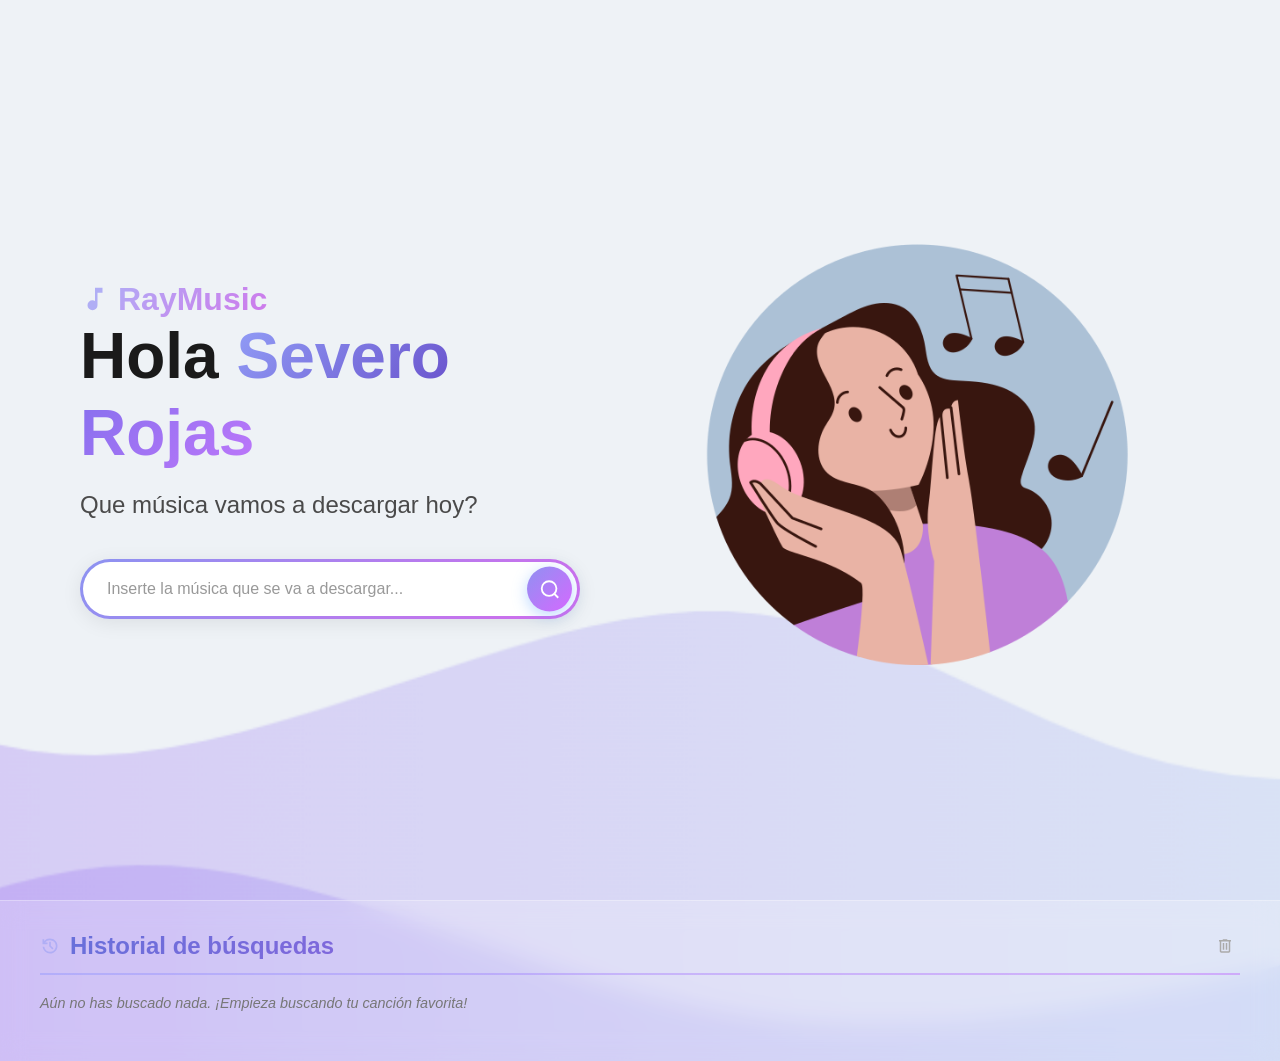
<file: index.html>
<!DOCTYPE html>
<html lang="es">
<head>
    <meta charset="UTF-8">
    <meta name="viewport" content="width=device-width, initial-scale=1.0">
    <title>Descargador de Música - Severo Rojas</title>
    <link rel="stylesheet" href="styles.css">
    <link rel="icon" href="imagenes/reproductor-de-musica.png" type="image/x-icon">
</head>
<body>
    <div class="container">
        <div class="content">
            <h1 class="titulopagins"><svg xmlns="http://www.w3.org/2000/svg" height="24px" viewBox="0 -960 960 960" width="24px" fill="#B0AEF5"><path d="M287-167q-47-47-47-113t47-113q47-47 113-47 23 0 42.5 5.5T480-418v-422h240v160H560v400q0 66-47 113t-113 47q-66 0-113-47Z"/></svg>RayMusic</h1>
            <h1 class="title">
                Hola <span class="name-blue">Severo</span> <span class="name-purple">Rojas</span>
            </h1>
            
            <p class="subtitle">Que música vamos a descargar hoy?</p>
            
            <div class="search-container">
                <input 
                    type="text" 
                    class="search-input" 
                    placeholder="Inserte la música que se va a descargar..."
                    id="searchInput"
                    autocomplete="off"
                >
                <button class="search-button" id="searchButton">
                    <svg class="search-icon" viewBox="0 0 24 24" fill="none" stroke="currentColor" stroke-width="2">
                        <circle cx="11" cy="11" r="8"></circle>
                        <path d="m21 21-4.35-4.35"></path>
                    </svg>
                </button>
            </div>
        </div>
        <div class="foto"></div>
    </div>
    
    <!-- Modal de resultados -->
    <div id="resultsModal" class="modal">
        <div class="modal-content">
            <div class="modal-header">
                <h2>Resultados de búsqueda</h2>
                <button id="closeModal" class="close-btn">&times;</button>
            </div>
            <div id="modalResults" class="modal-results"></div>
        </div>
    </div>
    
    <!-- Historial de búsquedas -->
    <div class="historial-wrapper">
        <div class="historial-header">
            <svg xmlns="http://www.w3.org/2000/svg" height="20px" viewBox="0 -960 960 960" width="20px" fill="#B0AEF5"><path d="M480-120q-138 0-240.5-91.5T122-440h82q14 104 92.5 172T480-200q117 0 198.5-81.5T760-480q0-117-81.5-198.5T480-760q-69 0-129 30t-101 80h110v80H120v-240h80v94q51-64 124.5-99T480-840q75 0 140.5 28.5t114 77q48.5 48.5 77 114T840-480q0 75-28.5 140.5t-77 114q-48.5 48.5-114 77T480-120Zm112-192L440-464v-216h80v184l128 128-56 56Z"/></svg>
            <span>Historial de búsquedas</span>
            <button id="clearHistory" title="Limpiar historial">
                <svg xmlns="http://www.w3.org/2000/svg" height="18px" viewBox="0 -960 960 960" width="18px" fill="currentColor"><path d="M280-120q-33 0-56.5-23.5T200-200v-520h-40v-80h200v-40h240v40h200v80h-40v520q0 33-23.5 56.5T680-120H280Zm400-600H280v520h400v-520ZM360-280h80v-360h-80v360Zm160 0h80v-360h-80v360ZM280-720v520-520Z"/></svg>
            </button>
        </div>
        <div id="historialLista" class="historial-lista">
            <p class="historial-vacio">Aún no has buscado nada. ¡Empieza buscando tu canción favorita!</p>
        </div>
    </div>

    <!-- Cargar configuración y aplicación -->
    <script src="config.js"></script>
    <script src="app.js"></script>
</body>
</html>
</file>
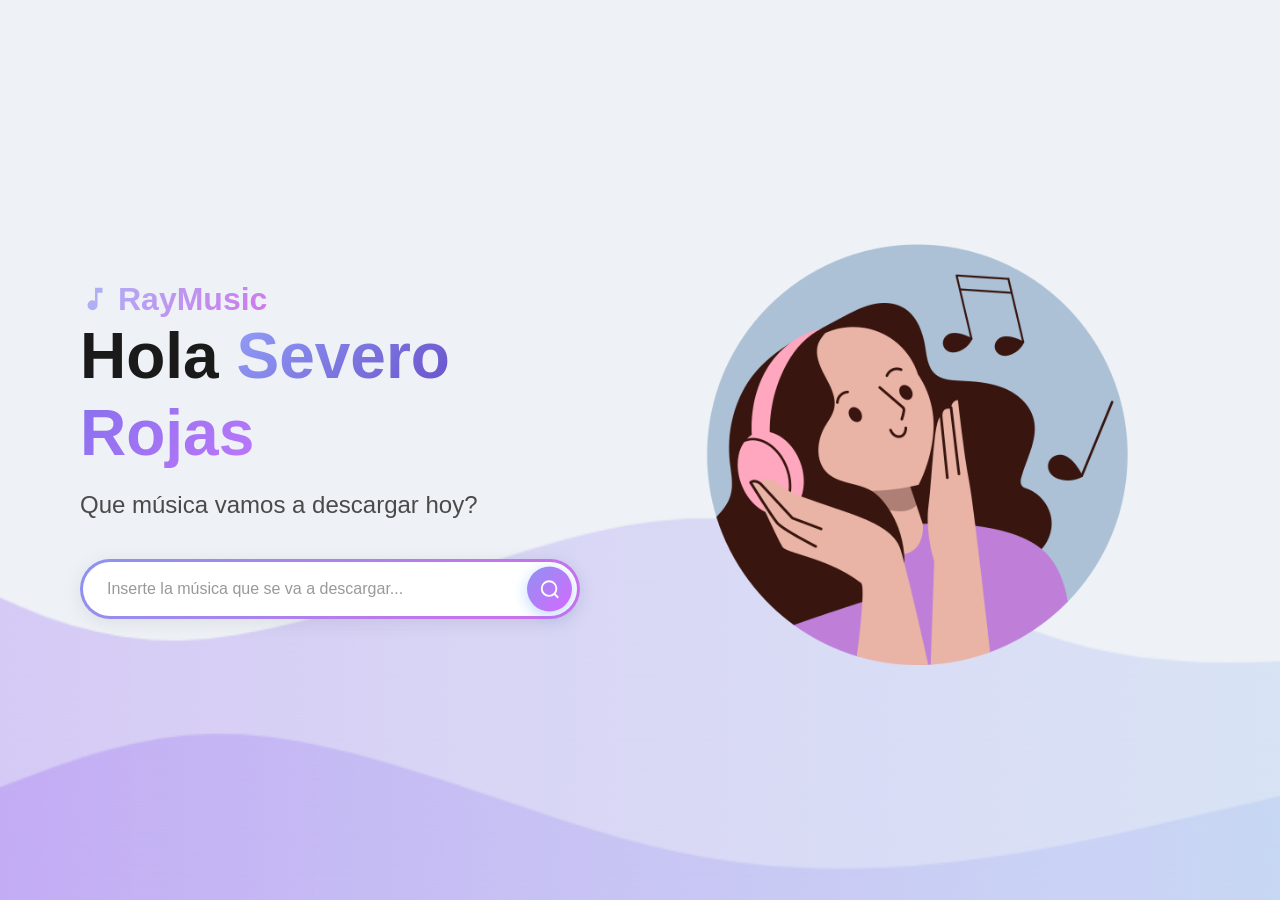
<file: papi/index.html>
<!DOCTYPE html>
<html lang="es">
<head>
    <meta charset="UTF-8">
    <meta name="viewport" content="width=device-width, initial-scale=1.0">
    <title>Descargador de Música - Severo Rojas</title>
    <link rel="stylesheet" href="styles.css">
    <link rel="icon" href="imagenes/reproductor-de-musica.png" type="image/x-icon">
</head>
<body>
    <div class="container">
        <div class="content">
            <h1 class="titulopagins"><svg xmlns="http://www.w3.org/2000/svg" height="24px" viewBox="0 -960 960 960" width="24px" fill="#B0AEF5"><path d="M287-167q-47-47-47-113t47-113q47-47 113-47 23 0 42.5 5.5T480-418v-422h240v160H560v400q0 66-47 113t-113 47q-66 0-113-47Z"/></svg>RayMusic</h1>
            <h1 class="title">
                Hola <span class="name-blue">Severo</span> <span class="name-purple">Rojas</span>
            </h1>
            
            <p class="subtitle">Que música vamos a descargar hoy?</p>
            
            <div class="search-container">
                <input 
                    type="text" 
                    class="search-input" 
                    placeholder="Inserte la música que se va a descargar..."
                    id="searchInput"
                    autocomplete="off"
                >
                <button class="search-button" id="searchButton">
                    <svg class="search-icon" viewBox="0 0 24 24" fill="none" stroke="currentColor" stroke-width="2">
                        <circle cx="11" cy="11" r="8"></circle>
                        <path d="m21 21-4.35-4.35"></path>
                    </svg>
                </button>
            </div>
        </div>
        <div class="foto"></div>
    </div>
    
    <!-- Modal de resultados -->
    <div id="resultsModal" class="modal">
        <div class="modal-content">
            <div class="modal-header">
                <h2>Resultados de búsqueda</h2>
                <button id="closeModal" class="close-btn">&times;</button>
            </div>
            <div id="modalResults" class="modal-results"></div>
        </div>
    </div>
    
    <!-- Cargar configuración y aplicación -->
    <script src="config.js"></script>
    <script src="app.js"></script>
</body>
</html>
</file>
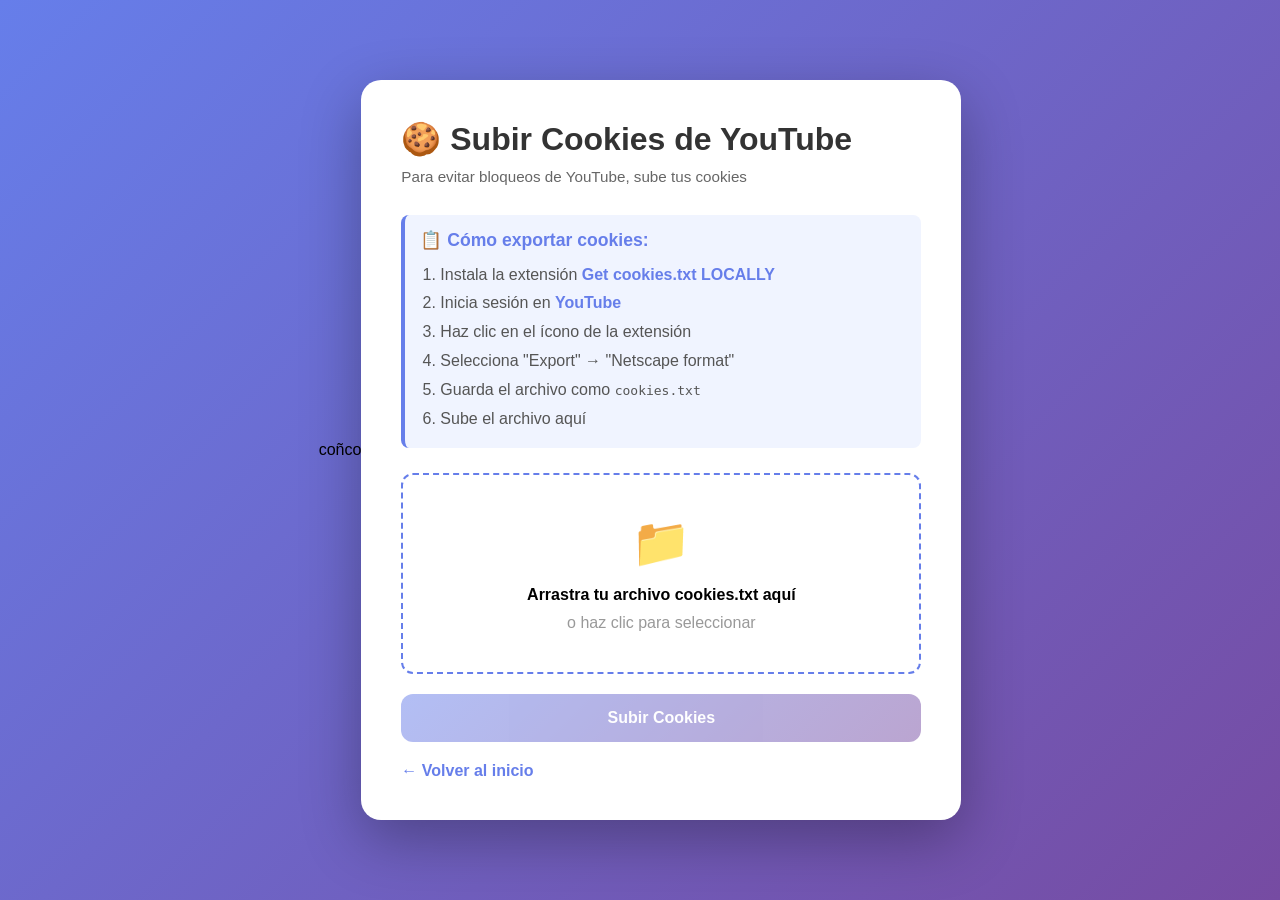
<file: cookies.html>
coñco<!DOCTYPE html>
<html lang="es">
<head>
    <meta charset="UTF-8">
    <meta name="viewport" content="width=device-width, initial-scale=1.0">
    <title>Subir Cookies - RayMusic</title>
    <style>
        * {
            margin: 0;
            padding: 0;
            box-sizing: border-box;
        }

        body {
            font-family: 'Segoe UI', Tahoma, Geneva, Verdana, sans-serif;
            background: linear-gradient(135deg, #667eea 0%, #764ba2 100%);
            min-height: 100vh;
            display: flex;
            align-items: center;
            justify-content: center;
            padding: 20px;
        }

        .container {
            background: white;
            border-radius: 20px;
            padding: 40px;
            max-width: 600px;
            width: 100%;
            box-shadow: 0 20px 60px rgba(0,0,0,0.3);
        }

        h1 {
            color: #333;
            margin-bottom: 10px;
            font-size: 2rem;
        }

        .subtitle {
            color: #666;
            margin-bottom: 30px;
            font-size: 0.95rem;
        }

        .info-box {
            background: #f0f4ff;
            border-left: 4px solid #667eea;
            padding: 15px;
            margin-bottom: 25px;
            border-radius: 8px;
        }

        .info-box h3 {
            color: #667eea;
            margin-bottom: 10px;
            font-size: 1.1rem;
        }

        .info-box ol {
            margin-left: 20px;
            color: #555;
            line-height: 1.8;
        }

        .info-box a {
            color: #667eea;
            text-decoration: none;
            font-weight: 600;
        }

        .info-box a:hover {
            text-decoration: underline;
        }

        .upload-area {
            border: 2px dashed #667eea;
            border-radius: 12px;
            padding: 40px;
            text-align: center;
            margin-bottom: 20px;
            cursor: pointer;
            transition: all 0.3s ease;
        }

        .upload-area:hover {
            background: #f8f9ff;
            border-color: #764ba2;
        }

        .upload-area.dragover {
            background: #f0f4ff;
            border-color: #764ba2;
        }

        .upload-icon {
            font-size: 3rem;
            margin-bottom: 15px;
        }

        input[type="file"] {
            display: none;
        }

        .btn {
            background: linear-gradient(135deg, #667eea, #764ba2);
            color: white;
            border: none;
            padding: 15px 40px;
            border-radius: 12px;
            font-size: 1rem;
            font-weight: 600;
            cursor: pointer;
            width: 100%;
            transition: transform 0.2s ease;
        }

        .btn:hover {
            transform: translateY(-2px);
        }

        .btn:disabled {
            opacity: 0.5;
            cursor: not-allowed;
        }

        .message {
            margin-top: 20px;
            padding: 15px;
            border-radius: 8px;
            text-align: center;
            display: none;
        }

        .message.success {
            background: #d4edda;
            color: #155724;
            border: 1px solid #c3e6cb;
        }

        .message.error {
            background: #f8d7da;
            color: #721c24;
            border: 1px solid #f5c6cb;
        }

        .back-link {
            display: inline-block;
            margin-top: 20px;
            color: #667eea;
            text-decoration: none;
            font-weight: 600;
        }

        .back-link:hover {
            text-decoration: underline;
        }
    </style>
</head>
<body>
    <div class="container">
        <h1>🍪 Subir Cookies de YouTube</h1>
        <p class="subtitle">Para evitar bloqueos de YouTube, sube tus cookies</p>

        <div class="info-box">
            <h3>📋 Cómo exportar cookies:</h3>
            <ol>
                <li>Instala la extensión <a href="https://chrome.google.com/webstore/detail/get-cookiestxt-locally/cclelndahbckbenkjhflpdbgdldlbecc" target="_blank">Get cookies.txt LOCALLY</a></li>
                <li>Inicia sesión en <a href="https://youtube.com" target="_blank">YouTube</a></li>
                <li>Haz clic en el ícono de la extensión</li>
                <li>Selecciona "Export" → "Netscape format"</li>
                <li>Guarda el archivo como <code>cookies.txt</code></li>
                <li>Sube el archivo aquí</li>
            </ol>
        </div>

        <div class="upload-area" id="uploadArea">
            <div class="upload-icon">📁</div>
            <p><strong>Arrastra tu archivo cookies.txt aquí</strong></p>
            <p style="color: #999; margin-top: 10px;">o haz clic para seleccionar</p>
            <input type="file" id="fileInput" accept=".txt">
        </div>

        <button class="btn" id="uploadBtn" disabled>Subir Cookies</button>

        <div class="message" id="message"></div>

        <a href="/" class="back-link">← Volver al inicio</a>
    </div>

    <script>
        const uploadArea = document.getElementById('uploadArea');
        const fileInput = document.getElementById('fileInput');
        const uploadBtn = document.getElementById('uploadBtn');
        const message = document.getElementById('message');
        let selectedFile = null;

        // Click en área de subida
        uploadArea.addEventListener('click', () => {
            fileInput.click();
        });

        // Selección de archivo
        fileInput.addEventListener('change', (e) => {
            selectedFile = e.target.files[0];
            if (selectedFile) {
                uploadArea.innerHTML = `
                    <div class="upload-icon">✅</div>
                    <p><strong>${selectedFile.name}</strong></p>
                    <p style="color: #999; margin-top: 10px;">${(selectedFile.size / 1024).toFixed(2)} KB</p>
                `;
                uploadBtn.disabled = false;
            }
        });

        // Drag and drop
        uploadArea.addEventListener('dragover', (e) => {
            e.preventDefault();
            uploadArea.classList.add('dragover');
        });

        uploadArea.addEventListener('dragleave', () => {
            uploadArea.classList.remove('dragover');
        });

        uploadArea.addEventListener('drop', (e) => {
            e.preventDefault();
            uploadArea.classList.remove('dragover');
            
            selectedFile = e.dataTransfer.files[0];
            if (selectedFile) {
                uploadArea.innerHTML = `
                    <div class="upload-icon">✅</div>
                    <p><strong>${selectedFile.name}</strong></p>
                    <p style="color: #999; margin-top: 10px;">${(selectedFile.size / 1024).toFixed(2)} KB</p>
                `;
                uploadBtn.disabled = false;
            }
        });

        // Subir archivo
        uploadBtn.addEventListener('click', async () => {
            if (!selectedFile) return;

            uploadBtn.disabled = true;
            uploadBtn.textContent = 'Subiendo...';

            const formData = new FormData();
            formData.append('cookies', selectedFile);

            try {
                const response = await fetch('/upload_cookies', {
                    method: 'POST',
                    body: formData
                });

                const data = await response.json();

                if (response.ok) {
                    message.className = 'message success';
                    message.textContent = '✅ ' + data.message + ' - Ya puedes descargar música sin bloqueos';
                    message.style.display = 'block';
                    
                    setTimeout(() => {
                        window.location.href = '/';
                    }, 2000);
                } else {
                    throw new Error(data.error);
                }
            } catch (error) {
                message.className = 'message error';
                message.textContent = '❌ Error: ' + error.message;
                message.style.display = 'block';
                uploadBtn.disabled = false;
                uploadBtn.textContent = 'Subir Cookies';
            }
        });
    </script>
</body>
</html>
</file>
<file: styles.css>
* {
    margin: 0;
    padding: 0;
    box-sizing: border-box;
}

body {
    font-family: -apple-system, BlinkMacSystemFont, 'Segoe UI', Roboto, 'Helvetica Neue', Arial, sans-serif;
    background-image: url(imagenes/Hola\ Severo\ Rojas.png);
    background-size: cover;
    background-position: center center;
    background-repeat: no-repeat;
    min-height: 100vh;
    width: 100%;
    display: flex;
    flex-direction: column;
    align-items: center;
    justify-content: flex-start;
    overflow-x: hidden;
    overflow-y: auto;
    position: relative;
}

/* Asegurar que el fondo cubra todo en móviles */
@media (max-width: 768px) {
    body {
        background-attachment: scroll;
        background-size: cover;
        min-height: 100vh;
    }
}
.titulopagins{
     background: linear-gradient(135deg, #adb5f7, #ff1fda);
    -webkit-background-clip: text; /* Recorta el fondo a la forma de las letras */
    -webkit-text-fill-color: transparent; /* Hace el texto transparente para que se vea el fondo */
    background-clip: text; /* Estándar moderno */
    display: flex;
    gap: 8px;
    align-items: center;
}
.titulopagins svg{
   height: 30px;
   width: 30px;
}
.container {
    width: 100%;
    max-width: 1400px;
    padding: 40px;
    display: grid;
    grid-template-columns: 1fr 1fr;
    gap: 100px;
    align-items: center;
    position: relative;
    z-index: 2;
    min-height: 100vh;
    flex-shrink: 0;
}

.content {
    padding-left: 40px;
}
.foto{
    height: 440px;
    width: 450px;
  background-image: url(imagenes/musica.png);
  background-size: cover;
  background-repeat: no-repeat;
}
.title {
    font-size: 4rem;
    font-weight: 800;
    color: #1a1a1a;
    margin-bottom: 20px;
    line-height: 1.2;
}

.name-blue {
    background: linear-gradient(135deg, #929ef7, #6952cc);
    -webkit-background-clip: text; /* Recorta el fondo a la forma de las letras */
    -webkit-text-fill-color: transparent; /* Hace el texto transparente para que se vea el fondo */
    background-clip: text; /* Estándar moderno */
}
.name-purple {
     background: linear-gradient(135deg, #8770ee, #BD77FA);
    -webkit-background-clip: text; /* Recorta el fondo a la forma de las letras */
    -webkit-text-fill-color: transparent; /* Hace el texto transparente para que se vea el fondo */
    background-clip: text; /* Estándar moderno */
}

.subtitle {
    font-size: 1.5rem;
    color: #4a4a4a;
    margin-bottom: 40px;
    font-weight: 400;
}

.search-container {
    position: relative;
    width: 100%;
    max-width: 500px;
}

.search-input {
    width: 100%;
    padding: 18px 60px 18px 24px;
    font-size: 1rem;
    border: 3px solid transparent;
    border-radius: 50px;
    outline: none;
    background: white;
    color: #333;
    transition: all 0.3s ease;
    box-shadow: 0 4px 20px rgba(0, 0, 0, 0.08);
    background: linear-gradient(white, white) padding-box,
                linear-gradient(135deg, #8C93F1, #d26cec) border-box;
}

.search-input:focus {
    box-shadow: 0 8px 30px rgba(91, 159, 255, 0.3);
    transform: translateY(-2px);
}

.search-input::placeholder {
    color: #999;
}

.search-button {
    position: absolute;
    right: 8px;
    top: 50%;
    transform: translateY(-50%);
    width: 45px;
    height: 45px;
    border: none;
    border-radius: 50%;
    background: linear-gradient(135deg, #9091F1, #b700ff96);
    cursor: pointer;
    display: flex;
    align-items: center;
    justify-content: center;
    transition: all 0.3s ease;
    box-shadow: 0 4px 15px rgba(91, 159, 255, 0.4);
}

.search-button:hover {
    transform: translateY(-50%) scale(1.05);
    box-shadow: 0 6px 20px rgba(91, 159, 255, 0.5);
}

.search-button:active {
    transform: translateY(-50%) scale(0.95);
}

.search-icon {
    width: 22px;
    height: 22px;
    color: white;
}

.video-container {
    display: flex;
    flex-direction: column;
    align-items: center;
    justify-content: center;
    gap: 30px;
}

.video-placeholder {
    width: 100%;
    max-width: 450px;
    aspect-ratio: 1;
    background-image: url(imagenes/musica.png);
    background-size: cover;
    border-radius: 20px;
    display: flex;
    align-items: center;
    justify-content: center;
    transition: all 0.3s ease;
    position: relative;
    overflow: hidden;
}

#videoPlayer {
    width: 100%;
    height: 100%;
    border-radius: 20px;
}

#videoPlayer iframe {
    width: 100%;
    height: 100%;
}

/* Botón de descarga gigante */
.download-button {
    width: 100%;
    max-width: 450px;
    padding: 25px 40px;
    font-size: 1.4rem;
    font-weight: 700;
    color: white;
    background: linear-gradient(135deg, #10b981, #059669);
    border: none;
    border-radius: 20px;
    cursor: pointer;
    display: flex;
    align-items: center;
    justify-content: center;
    gap: 15px;
    transition: all 0.3s ease;
    box-shadow: 0 10px 30px rgba(16, 185, 129, 0.4);
    text-transform: uppercase;
    letter-spacing: 1px;
    opacity: 0;
    transform: scale(0.9);
}

.download-button:hover {
    transform: scale(1.05);
    box-shadow: 0 15px 40px rgba(16, 185, 129, 0.6);
    background: linear-gradient(135deg, #059669, #047857);
}

.download-button:active {
    transform: scale(0.98);
}

.download-icon {
    width: 32px;
    height: 32px;
    animation: bounce 2s infinite;
}

@keyframes bounce {
    0%, 100% {
        transform: translateY(0);
    }
    50% {
        transform: translateY(-10px);
    }
}

@keyframes shine {
    0% {
        transform: translateX(-100%) translateY(-100%) rotate(45deg);
    }
    100% {
        transform: translateX(100%) translateY(100%) rotate(45deg);
    }
}




@media (max-width: 1024px) {
    .titulopagins{
       align-items: center;
       justify-content: center;
    }
    .container {
        grid-template-columns: 1fr;
        gap: 40px;
        text-align: center;
        padding: 40px 20px;
    }
    
    .content {
        padding-left: 0;
    }
    
    .title {
        font-size: 3rem;
    }
    
    .subtitle {
        font-size: 1.2rem;
    }
    
    .search-container {
        margin: 0 auto;
    }
    
    .foto {
        margin: 0 auto;
    }
}

@media (max-width: 768px) {
    body {
        background-attachment: scroll;
        background-size: cover;
        min-height: 100vh;
        align-items: flex-start;
        padding-top: 20px;
    }
    
    .title {
        font-size: 2.5rem;
    }
    
    .subtitle {
        font-size: 1rem;
    }
    
    .container {
        padding: 20px;
        min-height: auto;
    }
    
    .foto {
        height: 300px;
        width: 300px;
    }
}

/* Modal de resultados */
.modal {
    display: none;
    position: fixed;
    top: 0;
    left: 0;
    width: 100%;
    height: 100%;
    background: rgba(0, 0, 0, 0.8);
    z-index: 1000;
    align-items: center;
    justify-content: center;
    opacity: 0;
    transition: opacity 0.3s ease;
}

.modal.show {
    opacity: 1;
}

.modal-content {
    background: white;
    border-radius: 20px;
    width: 90%;
    max-width: 800px;
    max-height: 80vh;
    overflow: hidden;
    display: flex;
    flex-direction: column;
    animation: slideUp 0.3s ease;
}

@keyframes slideUp {
    from {
        transform: translateY(50px);
        opacity: 0;
    }
    to {
        transform: translateY(0);
        opacity: 1;
    }
}

.modal-header {
    padding: 25px 30px;
    border-bottom: 2px solid; /* Definimos el grosor y estilo */
  border-image-source: linear-gradient(135deg, #8190ff80, #b950ff80);
  border-image-slice: 1; /* Esto es vital para que el gradiente se vea */
    display: flex;
    justify-content: space-between;
    align-items: center;
}

.modal-header h2 {
    margin: 0;
    font-size: 1.8rem;
    background: linear-gradient(135deg, #818fff, #b950ff);
    -webkit-background-clip: text; /* Recorta el fondo a la forma de las letras */
    -webkit-text-fill-color: transparent; /* Hace el texto transparente para que se vea el fondo */
    background-clip: text; /* Estándar moderno */
}

.close-btn {
    background: none;
    border: none;
    font-size: 2.5rem;
    background: linear-gradient(135deg, #929ef7, #6952cc);
    -webkit-background-clip: text; /* Recorta el fondo a la forma de las letras */
    -webkit-text-fill-color: transparent; /* Hace el texto transparente para que se vea el fondo */
    background-clip: text; /* Estándar moderno */
    cursor: pointer;
    width: 40px;
    height: 40px;
    display: flex;
    align-items: center;
    justify-content: center;
    border-radius: 50%;
    transition: all 0.2s ease;
}

.close-btn:hover {
    color: rgb(22, 170, 255);
    transform: rotate(90deg);
    background-color: #818181a9;
}

.modal-results {
    padding: 20px;
    overflow-y: auto;
    max-height: calc(80vh - 100px);
}

.video-card {
    display: flex;
    align-items: center;
    gap: 20px;
    padding: 15px;
    border-radius: 15px;
    background: #f8f9fa;
    margin-bottom: 15px;
    transition: all 0.3s ease;
}

.video-card:hover {
    background: #e9ecef;
    transform: translateX(5px);
}

.video-card img {
    width: 120px;
    height: 90px;
    border-radius: 10px;
    object-fit: cover;
}

.video-info {
    flex: 1;
}

.video-info h3 {
    font-size: 1rem;
    margin: 0 0 5px 0;
    color: #333;
}

.video-info p {
    font-size: 0.85rem;
    color: #666;
    margin: 0;
}


@keyframes slideIn {
    from {
        transform: translateX(400px);
        opacity: 0;
    }
    to {
        transform: translateX(0);
        opacity: 1;
    }
}

@keyframes slideOut {
    from {
        transform: translateX(0);
        opacity: 1;
    }
    to {
        transform: translateX(400px);
        opacity: 0;
    }
}

@keyframes fadeIn {
    from {
        opacity: 0;
    }
    to {
        opacity: 1;
    }
}

@keyframes fadeOut {
    from {
        opacity: 1;
    }
    to {
        opacity: 0;
    }
}


/* Botón Y2Mate */
.y2mate-btn {
    padding: 12px;
    background: linear-gradient(135deg, #ff6b6b, #ee5a6f);
    color: white;
    border: none;
    border-radius: 10px;
    cursor: pointer;
    display: flex;
    align-items: center;
    justify-content: center;
    transition: all 0.3s ease;
    min-width: 45px;
}

.y2mate-btn:hover {
    background: linear-gradient(135deg, #ee5a6f, #dc4a5a);
    transform: scale(1.05);
}

.y2mate-btn svg {
    width: 18px;
    height: 18px;
}

/* Ajustar el contenedor de botones en las tarjetas */
.video-card > div:last-child {
    display: flex;
    gap: 8px;
}

@media (max-width: 768px) {
    .video-card > div:last-child {
        width: 100%;
        flex-direction: column;
    }
    
    .y2mate-btn {
        width: 100%;
    }
}

/* ─── Historial de búsquedas ─────────────────────────────────────────────── */
.historial-wrapper {
    width: 100%;
    max-width: 1400px;
    margin: 0 auto;
    padding: 30px 40px 50px;
    position: relative;
    z-index: 2;
    background: rgba(255, 255, 255, 0.2);
    -webkit-backdrop-filter: blur(12px);
    backdrop-filter: blur(12px);
    border-top: 1px solid rgba(255, 255, 255, 0.3);
}

.historial-header {
    display: flex;
    align-items: center;
    gap: 10px;
    margin-bottom: 20px;
    padding-bottom: 12px;
    border-bottom: 2px solid;
    border-image-source: linear-gradient(135deg, #8190ff60, #b950ff60);
    border-image-slice: 1;
}

.historial-header span {
    font-size: 1.5rem;
    font-weight: 700;
    background: linear-gradient(135deg, #6870da, #c450e0);
    -webkit-background-clip: text;
    -webkit-text-fill-color: transparent;
    background-clip: text;
    flex: 1;
}

.historial-header svg {
    flex-shrink: 1;
}

#clearHistory {
    background: none;
    border: none;
    cursor: pointer;
    color: #aaa;
    display: flex;
    align-items: center;
    padding: 6px;
    border-radius: 8px;
    transition: all 0.2s ease;
}

#clearHistory:hover {
    color: #ef4444;
    background: #fee2e2;
}

.historial-lista {
    display: flex;
    flex-wrap: wrap;
    gap: 12px;
}

.historial-vacio {
    color: #777777;
    font-size: 0.9rem;
    font-style: italic;
}

.historial-item {
    display: flex;
    align-items: center;
    gap: 10px;
    padding: 10px 16px;
    background: rgba(255, 255, 255, 0.85);
    backdrop-filter: blur(10px);
    border-radius: 50px;
    border: 1.5px solid transparent;
    background-clip: padding-box;
    box-shadow: 0 2px 12px rgba(140, 147, 241, 0.15);
    cursor: pointer;
    transition: all 0.25s ease;
    animation: popIn 0.3s ease;
    position: relative;
}

.historial-item:hover {
    transform: translateY(-2px);
    box-shadow: 0 6px 20px rgba(140, 147, 241, 0.3);
    background: white;
}

.historial-item .hist-icon {
    width: 16px;
    height: 16px;
    color: #8C93F1;
    flex-shrink: 0;
}

.historial-item .hist-texto {
    font-size: 0.88rem;
    font-weight: 500;
    color: #444;
    max-width: 200px;
    white-space: nowrap;
    overflow: hidden;
    text-overflow: ellipsis;
}

.historial-item .hist-tiempo {
    font-size: 0.72rem;
    color: #bbb;
    white-space: nowrap;
}

.historial-item .hist-delete {
    background: none;
    border: none;
    cursor: pointer;
    color: #ccc;
    display: flex;
    align-items: center;
    padding: 2px;
    border-radius: 50%;
    transition: all 0.2s ease;
    flex-shrink: 0;
}

.historial-item .hist-delete:hover {
    color: #ef4444;
    background: #fee2e2;
}

@keyframes popIn {
    from { transform: scale(0.8); opacity: 0; }
    to   { transform: scale(1);   opacity: 1; }
}

@media (max-width: 768px) {
    .historial-wrapper {
        padding: 0 20px 40px;
    }

    .historial-item .hist-texto {
        max-width: 130px;
    }
}
</file>
<file: papi/styles.css>
* {
    margin: 0;
    padding: 0;
    box-sizing: border-box;
}

body {
    font-family: -apple-system, BlinkMacSystemFont, 'Segoe UI', Roboto, 'Helvetica Neue', Arial, sans-serif;
    background-image: url(imagenes/Hola\ Severo\ Rojas.png);
    background-size: cover;
    background-position: center center;
    background-repeat: no-repeat;
    min-height: 100vh;
    width: 100%;
    display: flex;
    align-items: center;
    justify-content: center;
    overflow-x: hidden;
    overflow-y: auto;
    position: relative;
}

/* Asegurar que el fondo cubra todo en móviles */
@media (max-width: 768px) {
    body {
        background-attachment: scroll;
        background-size: cover;
        min-height: 100vh;
    }
}
.titulopagins{
     background: linear-gradient(135deg, #adb5f7, #ff1fda);
    -webkit-background-clip: text; /* Recorta el fondo a la forma de las letras */
    -webkit-text-fill-color: transparent; /* Hace el texto transparente para que se vea el fondo */
    background-clip: text; /* Estándar moderno */
    display: flex;
    gap: 8px;
    align-items: center;
}
.titulopagins svg{
   height: 30px;
   width: 30px;
}
.container {
    width: 100%;
    max-width: 1400px;
    padding: 40px;
    display: grid;
    grid-template-columns: 1fr 1fr;
    gap: 100px;
    align-items: center;
    position: relative;
    z-index: 2;
}

.content {
    padding-left: 40px;
}
.foto{
    height: 440px;
    width: 450px;
  background-image: url(imagenes/musica.png);
  background-size: cover;
  background-repeat: no-repeat;
}
.title {
    font-size: 4rem;
    font-weight: 800;
    color: #1a1a1a;
    margin-bottom: 20px;
    line-height: 1.2;
}

.name-blue {
    background: linear-gradient(135deg, #929ef7, #6952cc);
    -webkit-background-clip: text; /* Recorta el fondo a la forma de las letras */
    -webkit-text-fill-color: transparent; /* Hace el texto transparente para que se vea el fondo */
    background-clip: text; /* Estándar moderno */
}
.name-purple {
     background: linear-gradient(135deg, #8770ee, #BD77FA);
    -webkit-background-clip: text; /* Recorta el fondo a la forma de las letras */
    -webkit-text-fill-color: transparent; /* Hace el texto transparente para que se vea el fondo */
    background-clip: text; /* Estándar moderno */
}

.subtitle {
    font-size: 1.5rem;
    color: #4a4a4a;
    margin-bottom: 40px;
    font-weight: 400;
}

.search-container {
    position: relative;
    width: 100%;
    max-width: 500px;
}

.search-input {
    width: 100%;
    padding: 18px 60px 18px 24px;
    font-size: 1rem;
    border: 3px solid transparent;
    border-radius: 50px;
    outline: none;
    background: white;
    color: #333;
    transition: all 0.3s ease;
    box-shadow: 0 4px 20px rgba(0, 0, 0, 0.08);
    background: linear-gradient(white, white) padding-box,
                linear-gradient(135deg, #8C93F1, #d26cec) border-box;
}

.search-input:focus {
    box-shadow: 0 8px 30px rgba(91, 159, 255, 0.3);
    transform: translateY(-2px);
}

.search-input::placeholder {
    color: #999;
}

.search-button {
    position: absolute;
    right: 8px;
    top: 50%;
    transform: translateY(-50%);
    width: 45px;
    height: 45px;
    border: none;
    border-radius: 50%;
    background: linear-gradient(135deg, #9091F1, #b700ff96);
    cursor: pointer;
    display: flex;
    align-items: center;
    justify-content: center;
    transition: all 0.3s ease;
    box-shadow: 0 4px 15px rgba(91, 159, 255, 0.4);
}

.search-button:hover {
    transform: translateY(-50%) scale(1.05);
    box-shadow: 0 6px 20px rgba(91, 159, 255, 0.5);
}

.search-button:active {
    transform: translateY(-50%) scale(0.95);
}

.search-icon {
    width: 22px;
    height: 22px;
    color: white;
}

.video-container {
    display: flex;
    flex-direction: column;
    align-items: center;
    justify-content: center;
    gap: 30px;
}

.video-placeholder {
    width: 100%;
    max-width: 450px;
    aspect-ratio: 1;
    background-image: url(imagenes/musica.png);
    background-size: cover;
    border-radius: 20px;
    display: flex;
    align-items: center;
    justify-content: center;
    transition: all 0.3s ease;
    position: relative;
    overflow: hidden;
}

#videoPlayer {
    width: 100%;
    height: 100%;
    border-radius: 20px;
}

#videoPlayer iframe {
    width: 100%;
    height: 100%;
}

/* Botón de descarga gigante */
.download-button {
    width: 100%;
    max-width: 450px;
    padding: 25px 40px;
    font-size: 1.4rem;
    font-weight: 700;
    color: white;
    background: linear-gradient(135deg, #10b981, #059669);
    border: none;
    border-radius: 20px;
    cursor: pointer;
    display: flex;
    align-items: center;
    justify-content: center;
    gap: 15px;
    transition: all 0.3s ease;
    box-shadow: 0 10px 30px rgba(16, 185, 129, 0.4);
    text-transform: uppercase;
    letter-spacing: 1px;
    opacity: 0;
    transform: scale(0.9);
}

.download-button:hover {
    transform: scale(1.05);
    box-shadow: 0 15px 40px rgba(16, 185, 129, 0.6);
    background: linear-gradient(135deg, #059669, #047857);
}

.download-button:active {
    transform: scale(0.98);
}

.download-icon {
    width: 32px;
    height: 32px;
    animation: bounce 2s infinite;
}

@keyframes bounce {
    0%, 100% {
        transform: translateY(0);
    }
    50% {
        transform: translateY(-10px);
    }
}

@keyframes shine {
    0% {
        transform: translateX(-100%) translateY(-100%) rotate(45deg);
    }
    100% {
        transform: translateX(100%) translateY(100%) rotate(45deg);
    }
}




@media (max-width: 1024px) {
    .titulopagins{
       align-items: center;
       justify-content: center;
    }
    .container {
        grid-template-columns: 1fr;
        gap: 40px;
        text-align: center;
        padding: 40px 20px;
    }
    
    .content {
        padding-left: 0;
    }
    
    .title {
        font-size: 3rem;
    }
    
    .subtitle {
        font-size: 1.2rem;
    }
    
    .search-container {
        margin: 0 auto;
    }
    
    .foto {
        margin: 0 auto;
    }
}

@media (max-width: 768px) {
    body {
        background-attachment: scroll;
        background-size: cover;
        min-height: 100vh;
        align-items: flex-start;
        padding-top: 20px;
    }
    
    .title {
        font-size: 2.5rem;
    }
    
    .subtitle {
        font-size: 1rem;
    }
    
    .container {
        padding: 20px;
        min-height: auto;
    }
    
    .foto {
        height: 300px;
        width: 300px;
    }
}

/* Modal de resultados */
.modal {
    display: none;
    position: fixed;
    top: 0;
    left: 0;
    width: 100%;
    height: 100%;
    background: rgba(0, 0, 0, 0.8);
    z-index: 1000;
    align-items: center;
    justify-content: center;
    opacity: 0;
    transition: opacity 0.3s ease;
}

.modal.show {
    opacity: 1;
}

.modal-content {
    background: white;
    border-radius: 20px;
    width: 90%;
    max-width: 800px;
    max-height: 80vh;
    overflow: hidden;
    display: flex;
    flex-direction: column;
    animation: slideUp 0.3s ease;
}

@keyframes slideUp {
    from {
        transform: translateY(50px);
        opacity: 0;
    }
    to {
        transform: translateY(0);
        opacity: 1;
    }
}

.modal-header {
    padding: 25px 30px;
    border-bottom: 2px solid; /* Definimos el grosor y estilo */
  border-image-source: linear-gradient(135deg, #8190ff80, #b950ff80);
  border-image-slice: 1; /* Esto es vital para que el gradiente se vea */
    display: flex;
    justify-content: space-between;
    align-items: center;
}

.modal-header h2 {
    margin: 0;
    font-size: 1.8rem;
    background: linear-gradient(135deg, #818fff, #b950ff);
    -webkit-background-clip: text; /* Recorta el fondo a la forma de las letras */
    -webkit-text-fill-color: transparent; /* Hace el texto transparente para que se vea el fondo */
    background-clip: text; /* Estándar moderno */
}

.close-btn {
    background: none;
    border: none;
    font-size: 2.5rem;
    background: linear-gradient(135deg, #929ef7, #6952cc);
    -webkit-background-clip: text; /* Recorta el fondo a la forma de las letras */
    -webkit-text-fill-color: transparent; /* Hace el texto transparente para que se vea el fondo */
    background-clip: text; /* Estándar moderno */
    cursor: pointer;
    width: 40px;
    height: 40px;
    display: flex;
    align-items: center;
    justify-content: center;
    border-radius: 50%;
    transition: all 0.2s ease;
}

.close-btn:hover {
    color: rgb(22, 170, 255);
    transform: rotate(90deg);
    background-color: #818181a9;
}

.modal-results {
    padding: 20px;
    overflow-y: auto;
    max-height: calc(80vh - 100px);
}

.video-card {
    display: flex;
    align-items: center;
    gap: 20px;
    padding: 15px;
    border-radius: 15px;
    background: #f8f9fa;
    margin-bottom: 15px;
    transition: all 0.3s ease;
}

.video-card:hover {
    background: #e9ecef;
    transform: translateX(5px);
}

.video-card img {
    width: 120px;
    height: 90px;
    border-radius: 10px;
    object-fit: cover;
}

.video-info {
    flex: 1;
}

.video-info h3 {
    font-size: 1rem;
    margin: 0 0 5px 0;
    color: #333;
}

.video-info p {
    font-size: 0.85rem;
    color: #666;
    margin: 0;
}

.download-btn {
    padding: 12px 25px;
    background: linear-gradient(135deg, #10b981, #059669);
    color: white;
    border: none;
    border-radius: 10px;
    cursor: pointer;
    font-weight: 600;
    display: flex;
    align-items: center;
    gap: 8px;
    transition: all 0.3s ease;
    white-space: nowrap;
}

.download-btn:hover {
    background: linear-gradient(135deg, #059669, #047857);
    transform: scale(1.05);
}

.download-btn:disabled {
    opacity: 0.6;
    cursor: not-allowed;
}

.download-btn svg {
    width: 18px;
    height: 18px;
}

@media (max-width: 768px) {
    .video-card {
        flex-direction: column;
        text-align: center;
    }
    
    .video-card img {
        width: 100%;
        height: auto;
    }
    
    .download-btn {
        width: 100%;
    }
}

/* Animaciones para notificaciones */
@keyframes slideIn {
    from {
        transform: translateX(400px);
        opacity: 0;
    }
    to {
        transform: translateX(0);
        opacity: 1;
    }
}

@keyframes slideOut {
    from {
        transform: translateX(0);
        opacity: 1;
    }
    to {
        transform: translateX(400px);
        opacity: 0;
    }
}

@keyframes fadeIn {
    from {
        opacity: 0;
    }
    to {
        opacity: 1;
    }
}

@keyframes fadeOut {
    from {
        opacity: 1;
    }
    to {
        opacity: 0;
    }
}
</file>
